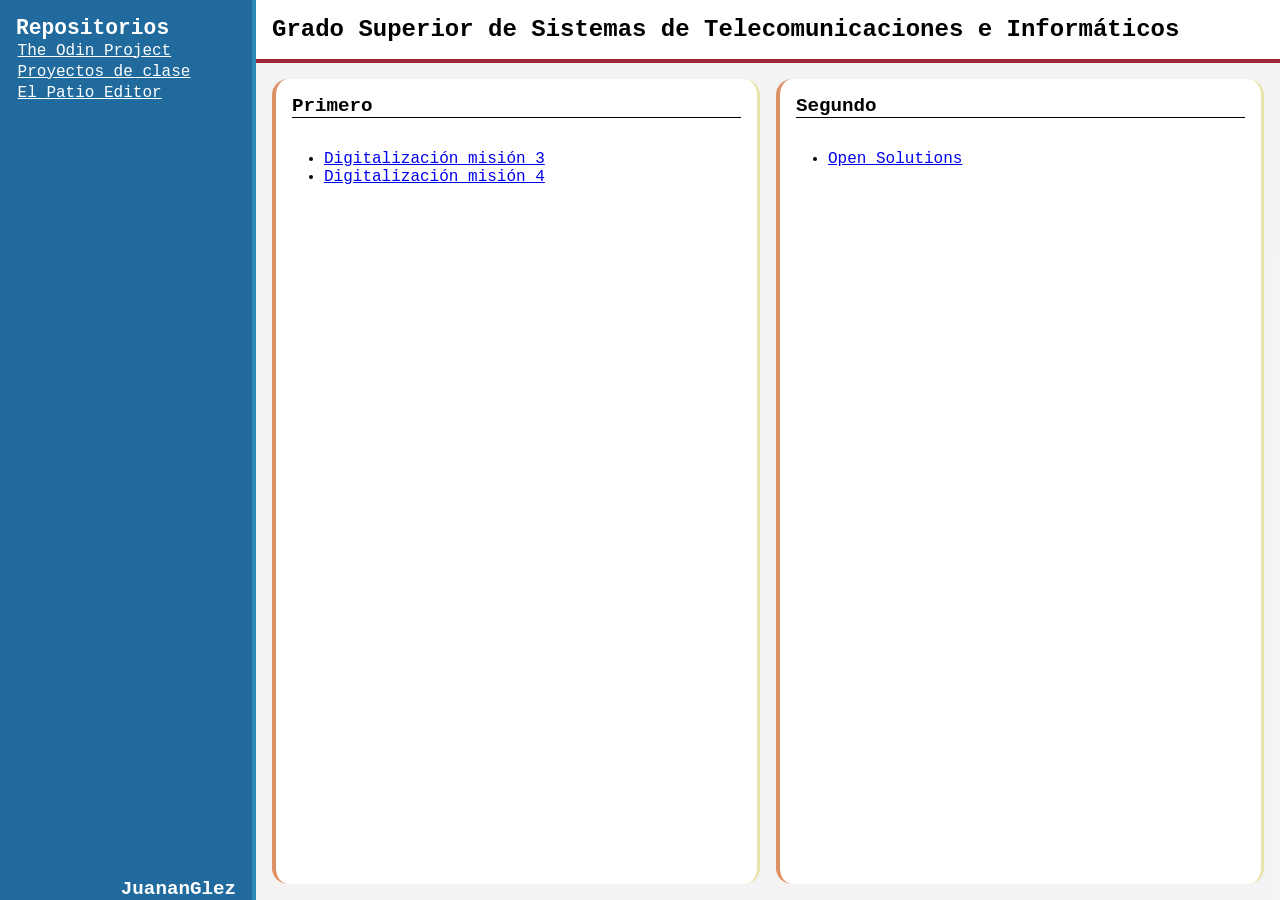
<file: index.html>
<!DOCTYPE html>
<html lang="es">

<head>
    <meta charset="UTF-8">
    <meta name="viewport" content="width=device-width, initial-scale=1.0">
    <title>STIA-JuananGlez</title>
    <link rel="stylesheet" href="style.css">
</head>

<body>
    <div class="container">
        <header class="header">
            <h1>Grado Superior de Sistemas de Telecomunicaciones e Informáticos</h1>
        </header>
        <aside class="sidebar">
            <h2>Repositorios</h2>
            <div class="repositories">
                <div><a href="https://juananglez.github.io/TOP/">The Odin Project</a></div>
                <div><a href="https://juananglez.github.io/STIA/">Proyectos de clase</a></div>
                <div><a href="https://juananglez.github.io/elpatioeditor/">El Patio Editor</a></div>
            </div>
            <h3 style="text-align: right;">JuananGlez</h3>

        </aside>
        <main class="index">
            <div class="card">
                <h3>Primero</h3>
                <ul>
                    <li><a href="First/DASP_3/index.html">Digitalización misión 3</a></li>
                    <li><a href="First/DASP_4/index.html">Digitalización misión 4</a></li>
                </ul>
            </div>
            <div class="card">
                <h3>Segundo</h3>
                <ul>
                    <li><a href="Second/IPE/OpenSolutions.html">Open Solutions</a></li>
                </ul>
            </div>
        </main>
    </div>
</body>

</html>
</file>
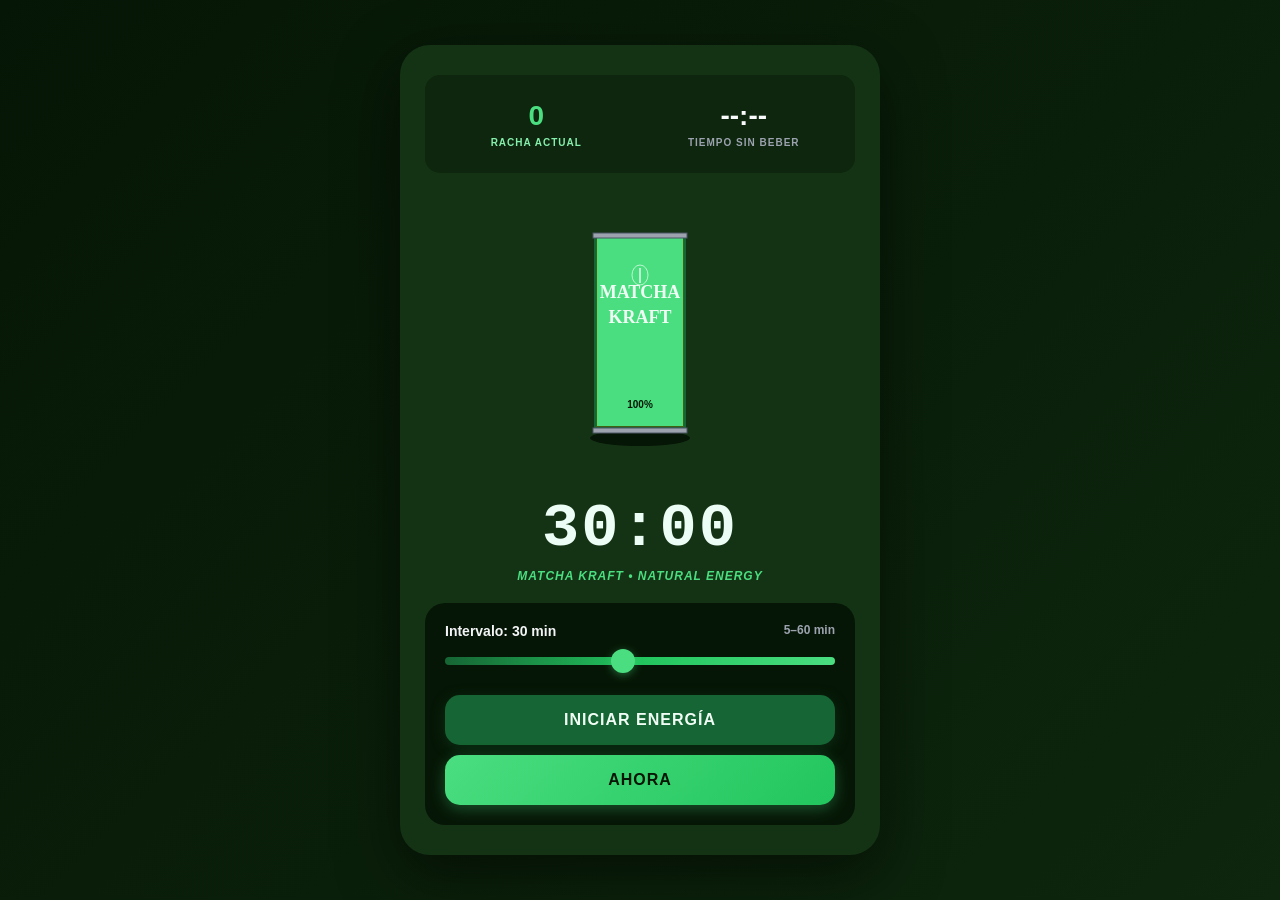
<file: First/DASP_4/index.html>
<!DOCTYPE html>
<html lang="es">
<head>
    <meta charset="UTF-8">
    <meta name="viewport" content="width=device-width, initial-scale=1.0">
    <title>Matcha Kraft - Energy & Focus</title>
    <style>
        * {
            margin: 0;
            padding: 0;
            box-sizing: border-box;
        }

        body {
            font-family: -apple-system, BlinkMacSystemFont, 'Segoe UI', Roboto, Oxygen, Ubuntu, Cantarell, sans-serif;
            background: linear-gradient(135deg, #061606 0%, #0D260D 100%);
            min-height: 100vh;
            display: flex;
            justify-content: center;
            align-items: center;
            padding: 20px;
            color: #F9FAFB;
        }

        .container {
            width: 100%;
            max-width: 480px;
            background: #143314;
            border-radius: 30px;
            padding: 30px 25px;
            box-shadow: 0 20px 60px rgba(0, 0, 0, 0.5);
            animation: slideIn 0.5s ease-out;
        }

        @keyframes slideIn {
            from {
                opacity: 0;
                transform: translateY(20px);
            }
            to {
                opacity: 1;
                transform: translateY(0);
            }
        }

        /* --- Stats Header --- */
        .stats-header {
            display: grid;
            grid-template-columns: 1fr 1fr;
            gap: 15px;
            margin-bottom: 25px;
            background: #0D260D;
            padding: 15px;
            border-radius: 15px;
        }

        .stat-box {
            text-align: center;
            padding: 10px;
        }

        .stat-value {
            font-size: 28px;
            font-weight: bold;
            color: #4ADE80;
            margin-bottom: 5px;
        }

        .stat-label {
            font-size: 10px;
            font-weight: bold;
            color: #86EFAC;
            letter-spacing: 1px;
        }

        .stat-box:nth-child(2) .stat-value {
            color: #F9FAFB;
        }

        .stat-box:nth-child(2) .stat-label {
            color: #9CA3AF;
        }

        /* --- Canvas Container --- */
        .canvas-container {
            display: flex;
            justify-content: center;
            margin: 25px 0 15px;
        }

        canvas {
            display: block;
            max-width: 100%;
            height: auto;
        }

        /* --- Timer Display --- */
        .timer-display {
            text-align: center;
            margin: 15px 0;
        }

        .time-label {
            font-size: 62px;
            font-weight: bold;
            color: #ECFDF5;
            font-family: 'Courier New', monospace;
            letter-spacing: 2px;
        }

        .status-text {
            font-size: 12px;
            font-weight: bold;
            color: #4ADE80;
            font-style: italic;
            margin-top: 5px;
            letter-spacing: 1px;
        }

        /* --- Controls --- */
        .controls {
            background: #061606;
            border-radius: 20px;
            padding: 20px;
            margin-top: 20px;
        }

        .slider-label {
            font-size: 14px;
            font-weight: bold;
            color: #F3F4F6;
            margin-bottom: 8px;
            display: flex;
            justify-content: space-between;
        }

        .slider-range {
            font-size: 12px;
            color: #9CA3AF;
        }

        input[type="range"] {
            width: 100%;
            height: 8px;
            border-radius: 5px;
            background: linear-gradient(to right, #166534 0%, #22C55E 50%, #4ADE80 100%);
            outline: none;
            -webkit-appearance: none;
            appearance: none;
            margin: 10px 0 20px;
        }

        input[type="range"]::-webkit-slider-thumb {
            -webkit-appearance: none;
            appearance: none;
            width: 24px;
            height: 24px;
            border-radius: 50%;
            background: #4ADE80;
            cursor: pointer;
            box-shadow: 0 2px 8px rgba(74, 222, 128, 0.4);
            transition: all 0.2s;
        }

        input[type="range"]::-webkit-slider-thumb:hover {
            background: #86EFAC;
            box-shadow: 0 4px 12px rgba(134, 239, 172, 0.6);
        }

        input[type="range"]::-moz-range-thumb {
            width: 24px;
            height: 24px;
            border-radius: 50%;
            background: #4ADE80;
            cursor: pointer;
            border: none;
            box-shadow: 0 2px 8px rgba(74, 222, 128, 0.4);
            transition: all 0.2s;
        }

        input[type="range"]::-moz-range-thumb:hover {
            background: #86EFAC;
            box-shadow: 0 4px 12px rgba(134, 239, 172, 0.6);
        }

        .button {
            width: 100%;
            padding: 16px;
            font-size: 16px;
            font-weight: bold;
            border: none;
            border-radius: 15px;
            cursor: pointer;
            transition: all 0.3s ease;
            text-transform: uppercase;
            letter-spacing: 1px;
            margin-top: 10px;
        }

        .btn-start {
            background: #166534;
            color: #F0FDF4;
            box-shadow: 0 4px 15px rgba(22, 101, 52, 0.3);
        }

        .btn-start:hover {
            background: #14532D;
            box-shadow: 0 6px 20px rgba(22, 101, 52, 0.5);
            transform: translateY(-2px);
        }

        .btn-pause {
            background: #991B1B;
            color: #FEE2E2;
        }

        .btn-pause:hover {
            background: #7F1D1D;
            transform: translateY(-2px);
        }

        .btn-resume {
            background: #166534;
            color: #F0FDF4;
        }

        .btn-resume:hover {
            background: #14532D;
            transform: translateY(-2px);
        }

        .btn-now {
            background: linear-gradient(135deg, #4ADE80 0%, #22C55E 100%);
            color: #061606;
            font-weight: 900;
            box-shadow: 0 4px 15px rgba(74, 222, 128, 0.3);
        }

        .btn-now:hover {
            background: linear-gradient(135deg, #86EFAC 0%, #4ADE80 100%);
            box-shadow: 0 6px 20px rgba(74, 222, 128, 0.5);
            transform: translateY(-2px);
        }

        .btn-now:active {
            transform: translateY(0);
        }

        /* --- Responsive --- */
        @media (max-width: 480px) {
            .container {
                padding: 20px 15px;
            }

            .time-label {
                font-size: 48px;
            }

            .stat-value {
                font-size: 24px;
            }
        }

        /* --- Notification Toast --- */
        .toast {
            position: fixed;
            bottom: 20px;
            left: 50%;
            transform: translateX(-50%);
            background: #166534;
            color: #F0FDF4;
            padding: 16px 24px;
            border-radius: 10px;
            box-shadow: 0 4px 20px rgba(0, 0, 0, 0.3);
            font-weight: bold;
            animation: slideUp 0.3s ease-out;
            z-index: 1000;
        }

        @keyframes slideUp {
            from {
                opacity: 0;
                transform: translate(-50%, 20px);
            }
            to {
                opacity: 1;
                transform: translate(-50%, 0);
            }
        }

        .toast.hide {
            animation: slideDown 0.3s ease-out forwards;
        }

        @keyframes slideDown {
            from {
                opacity: 1;
                transform: translate(-50%, 0);
            }
            to {
                opacity: 0;
                transform: translate(-50%, 20px);
            }
        }
    </style>
</head>
<body>
    <div class="container">
        <!-- Stats Header -->
        <div class="stats-header">
            <div class="stat-box">
                <div class="stat-value" id="streakValue">0</div>
                <div class="stat-label">RACHA ACTUAL</div>
            </div>
            <div class="stat-box">
                <div class="stat-value" id="elapsedValue">--:--</div>
                <div class="stat-label">TIEMPO SIN BEBER</div>
            </div>
        </div>

        <!-- Canvas for Can Illustration -->
        <div class="canvas-container">
            <canvas id="canCanvas" width="260" height="280"></canvas>
        </div>

        <!-- Timer Display -->
        <div class="timer-display">
            <div class="time-label" id="timeLabel">30:00</div>
            <div class="status-text" id="statusText">MATCHA KRAFT • NATURAL ENERGY</div>
        </div>

        <!-- Controls -->
        <div class="controls">
            <div class="slider-label">
                <span id="intervalLabel">Intervalo: 30 min</span>
                <span class="slider-range">5–60 min</span>
            </div>
            <input type="range" id="minutesSlider" min="5" max="60" value="30" step="1">
            <button class="button btn-start" id="startButton">INICIAR ENERGÍA</button>
            <button class="button btn-now" id="nowButton">AHORA</button>
        </div>
    </div>

    <script>
        // ============ STATE ============
        const state = {
            defaultMinutes: 30,
            totalSeconds: 30 * 60,
            remainingSeconds: 30 * 60,
            running: false,
            endTimestamp: 0,
            streak: 0,
            lastDrinkTime: null,
            timerIntervalId: null,
            elapsedIntervalId: null
        };

        // ============ DOM ELEMENTS ============
        const canvas = document.getElementById('canCanvas');
        const ctx = canvas.getContext('2d');
        const timeLabel = document.getElementById('timeLabel');
        const statusText = document.getElementById('statusText');
        const streakValue = document.getElementById('streakValue');
        const elapsedValue = document.getElementById('elapsedValue');
        const startButton = document.getElementById('startButton');
        const minutesSlider = document.getElementById('minutesSlider');
        const intervalLabel = document.getElementById('intervalLabel');

        // ============ INITIALIZATION ============
        function init() {
            drawCan(1.0);
            updateTimeLabel();
            startElapsedCounter();
            setupEventListeners();
        }

        function setupEventListeners() {
            startButton.addEventListener('click', toggleTimer);
            minutesSlider.addEventListener('input', onSliderChange);
            document.getElementById('nowButton').addEventListener('click', drinkNow);
        }

        // ============ SLIDER HANDLING ============
        function onSliderChange(e) {
            const minutes = parseInt(e.target.value);
            intervalLabel.textContent = `Intervalo: ${minutes} min`;

            if (!state.running) {
                state.totalSeconds = minutes * 60;
                state.remainingSeconds = state.totalSeconds;
                updateTimeLabel();
                drawCan(1.0);
            }
        }

        // ============ DRINK NOW FUNCTION ============
        function drinkNow() {
            // Detener el temporizador actual si está corriendo
            if (state.running) {
                pauseTimer();
            }

            // Incrementar racha
            state.streak++;
            streakValue.textContent = state.streak;

            // Reiniciar tiempo sin beber
            state.lastDrinkTime = Date.now();
            updateElapsedLabel();

            // Reproducir sonido
            playAlertSound();

            // Mostrar notificación
            showToast('¡Bebiste Matcha Kraft! Racha actualizada.');

            // Reiniciar el temporizador automáticamente
            const minutes = parseInt(minutesSlider.value);
            state.totalSeconds = minutes * 60;
            state.remainingSeconds = state.totalSeconds;
            updateTimeLabel();
            drawCan(1.0);

            // Iniciar automáticamente
            startTimer();
        }

        // ============ TIMER CONTROL ============
        function toggleTimer() {
            if (state.running) {
                pauseTimer();
            } else {
                startTimer();
            }
        }

        function startTimer() {
            if (state.remainingSeconds <= 0) {
                const minutes = parseInt(minutesSlider.value);
                state.totalSeconds = minutes * 60;
                state.remainingSeconds = state.totalSeconds;
            }

            state.running = true;
            state.endTimestamp = performance.now() / 1000 + state.remainingSeconds;
            startButton.textContent = 'PAUSAR';
            startButton.classList.remove('btn-start', 'btn-resume');
            startButton.classList.add('btn-pause');
            minutesSlider.disabled = true;

            tick();
        }

        function pauseTimer() {
            state.running = false;
            state.remainingSeconds = Math.max(0, state.endTimestamp - performance.now() / 1000);
            startButton.textContent = 'REANUDAR';
            startButton.classList.remove('btn-start', 'btn-pause');
            startButton.classList.add('btn-resume');
            minutesSlider.disabled = false;

            if (state.timerIntervalId) {
                clearInterval(state.timerIntervalId);
                state.timerIntervalId = null;
            }
        }

        function tick() {
            if (!state.running) return;

            state.remainingSeconds = Math.max(0, state.endTimestamp - performance.now() / 1000);
            updateTimeLabel();

            const level = state.totalSeconds > 0 ? state.remainingSeconds / state.totalSeconds : 0;
            drawCan(Math.max(0, Math.min(1, level)));

            if (state.remainingSeconds <= 0) {
                completeTimer();
                return;
            }

            state.timerIntervalId = setTimeout(tick, 250);
        }

        function completeTimer() {
            state.running = false;
            state.streak++;
            state.lastDrinkTime = Date.now();
            streakValue.textContent = state.streak;

            playAlertSound();
            showToast('¡Temporizador finalizado! Es hora de tu Matcha Kraft.');

            startButton.textContent = 'INICIAR ENERGÍA';
            startButton.classList.remove('btn-pause', 'btn-resume');
            startButton.classList.add('btn-start');
            minutesSlider.disabled = false;

            // Reset
            const minutes = parseInt(minutesSlider.value);
            state.totalSeconds = minutes * 60;
            state.remainingSeconds = state.totalSeconds;
            updateTimeLabel();
            drawCan(1.0);
        }

        // ============ DISPLAY UPDATES ============
        function updateTimeLabel() {
            const seconds = Math.ceil(Math.max(0, state.remainingSeconds));
            const mins = Math.floor(seconds / 60);
            const secs = seconds % 60;
            timeLabel.textContent = `${String(mins).padStart(2, '0')}:${String(secs).padStart(2, '0')}`;
        }

        function startElapsedCounter() {
            updateElapsedLabel();
        }

        function updateElapsedLabel() {
            if (state.lastDrinkTime === null) {
                elapsedValue.textContent = '--:--';
            } else {
                const diff = (Date.now() - state.lastDrinkTime) / 1000;
                const mins = Math.floor(diff / 60);
                const secs = Math.floor(diff % 60);

                if (mins > 99) {
                    elapsedValue.textContent = `${mins}m`;
                } else {
                    elapsedValue.textContent = `${String(mins).padStart(2, '0')}:${String(secs).padStart(2, '0')}`;
                }
            }

            state.elapsedIntervalId = setTimeout(updateElapsedLabel, 1000);
        }

        // ============ CANVAS DRAWING ============
        function drawCan(level) {
            const width = canvas.width;
            const height = canvas.height;
            const centerX = width / 2;
            const canTop = 40;
            const canBottom = 230;
            const canLeft = 85;
            const canRight = 175;

            // Clear canvas
            ctx.fillStyle = '#143314';
            ctx.fillRect(0, 0, width, height);

            // Shadow
            ctx.fillStyle = '#061606';
            ctx.beginPath();
            ctx.ellipse(centerX, canBottom + 10, 50, 8, 0, 0, Math.PI * 2);
            ctx.fill();

            // Can body (green background)
            ctx.fillStyle = '#3F6212';
            ctx.fillRect(canLeft, canTop, canRight - canLeft, canBottom - canTop);
            ctx.strokeStyle = '#166534';
            ctx.lineWidth = 2;
            ctx.strokeRect(canLeft, canTop, canRight - canLeft, canBottom - canTop);

            // Liquid fill (dynamic level)
            if (level > 0.01) {
                const fillY = canBottom - level * (canBottom - canTop);
                ctx.fillStyle = '#4ADE80';
                ctx.fillRect(canLeft + 2, fillY, canRight - canLeft - 4, canBottom - 2 - fillY);
            }

            // Top cap (metallic)
            ctx.fillStyle = '#9CA3AF';
            ctx.fillRect(canLeft - 2, canTop - 5, canRight - canLeft + 4, 5);
            ctx.strokeStyle = '#4B5563';
            ctx.lineWidth = 1;
            ctx.strokeRect(canLeft - 2, canTop - 5, canRight - canLeft + 4, 5);

            // Bottom base (metallic)
            ctx.fillStyle = '#9CA3AF';
            ctx.fillRect(canLeft - 2, canBottom, canRight - canLeft + 4, 5);
            ctx.strokeStyle = '#4B5563';
            ctx.lineWidth = 1;
            ctx.strokeRect(canLeft - 2, canBottom, canRight - canLeft + 4, 5);

            // Brand text
            ctx.fillStyle = '#F0FDF4';
            ctx.font = 'bold 18px Impact';
            ctx.textAlign = 'center';
            ctx.fillText('MATCHA', centerX, canTop + 60);
            ctx.fillText('KRAFT', centerX, canTop + 85);

            // Leaf logo (minimalist)
            ctx.strokeStyle = '#BBF7D0';
            ctx.lineWidth = 2;
            ctx.beginPath();
            ctx.moveTo(centerX, canTop + 30);
            ctx.lineTo(centerX, canTop + 45);
            ctx.stroke();

            ctx.strokeStyle = '#BBF7D0';
            ctx.lineWidth = 1;
            ctx.beginPath();
            ctx.ellipse(centerX, canTop + 37, 8, 10, 0, 0, Math.PI * 2);
            ctx.stroke();

            // Level percentage
            ctx.fillStyle = '#061606';
            ctx.font = 'bold 10px Arial';
            ctx.textAlign = 'center';
            ctx.fillText(`${Math.round(level * 100)}%`, centerX, canBottom - 20);
        }

        // ============ AUDIO ============
        function playAlertSound() {
            // Web Audio API para generar un beep
            try {
                const audioContext = new (window.AudioContext || window.webkitAudioContext)();
                const oscillator = audioContext.createOscillator();
                const gainNode = audioContext.createGain();

                oscillator.connect(gainNode);
                gainNode.connect(audioContext.destination);

                oscillator.frequency.value = 1000; // 1000 Hz
                oscillator.type = 'sine';

                gainNode.gain.setValueAtTime(0.3, audioContext.currentTime);
                gainNode.gain.exponentialRampToValueAtTime(0.01, audioContext.currentTime + 0.6);

                oscillator.start(audioContext.currentTime);
                oscillator.stop(audioContext.currentTime + 0.6);
            } catch (e) {
                console.log('Audio no disponible');
            }
        }

        // ============ NOTIFICATIONS ============
        function showToast(message) {
            const toast = document.createElement('div');
            toast.className = 'toast';
            toast.textContent = message;
            document.body.appendChild(toast);

            setTimeout(() => {
                toast.classList.add('hide');
                setTimeout(() => toast.remove(), 300);
            }, 3000);
        }

        // ============ STARTUP ============
        init();
    </script>
</body>
</html>
</file>
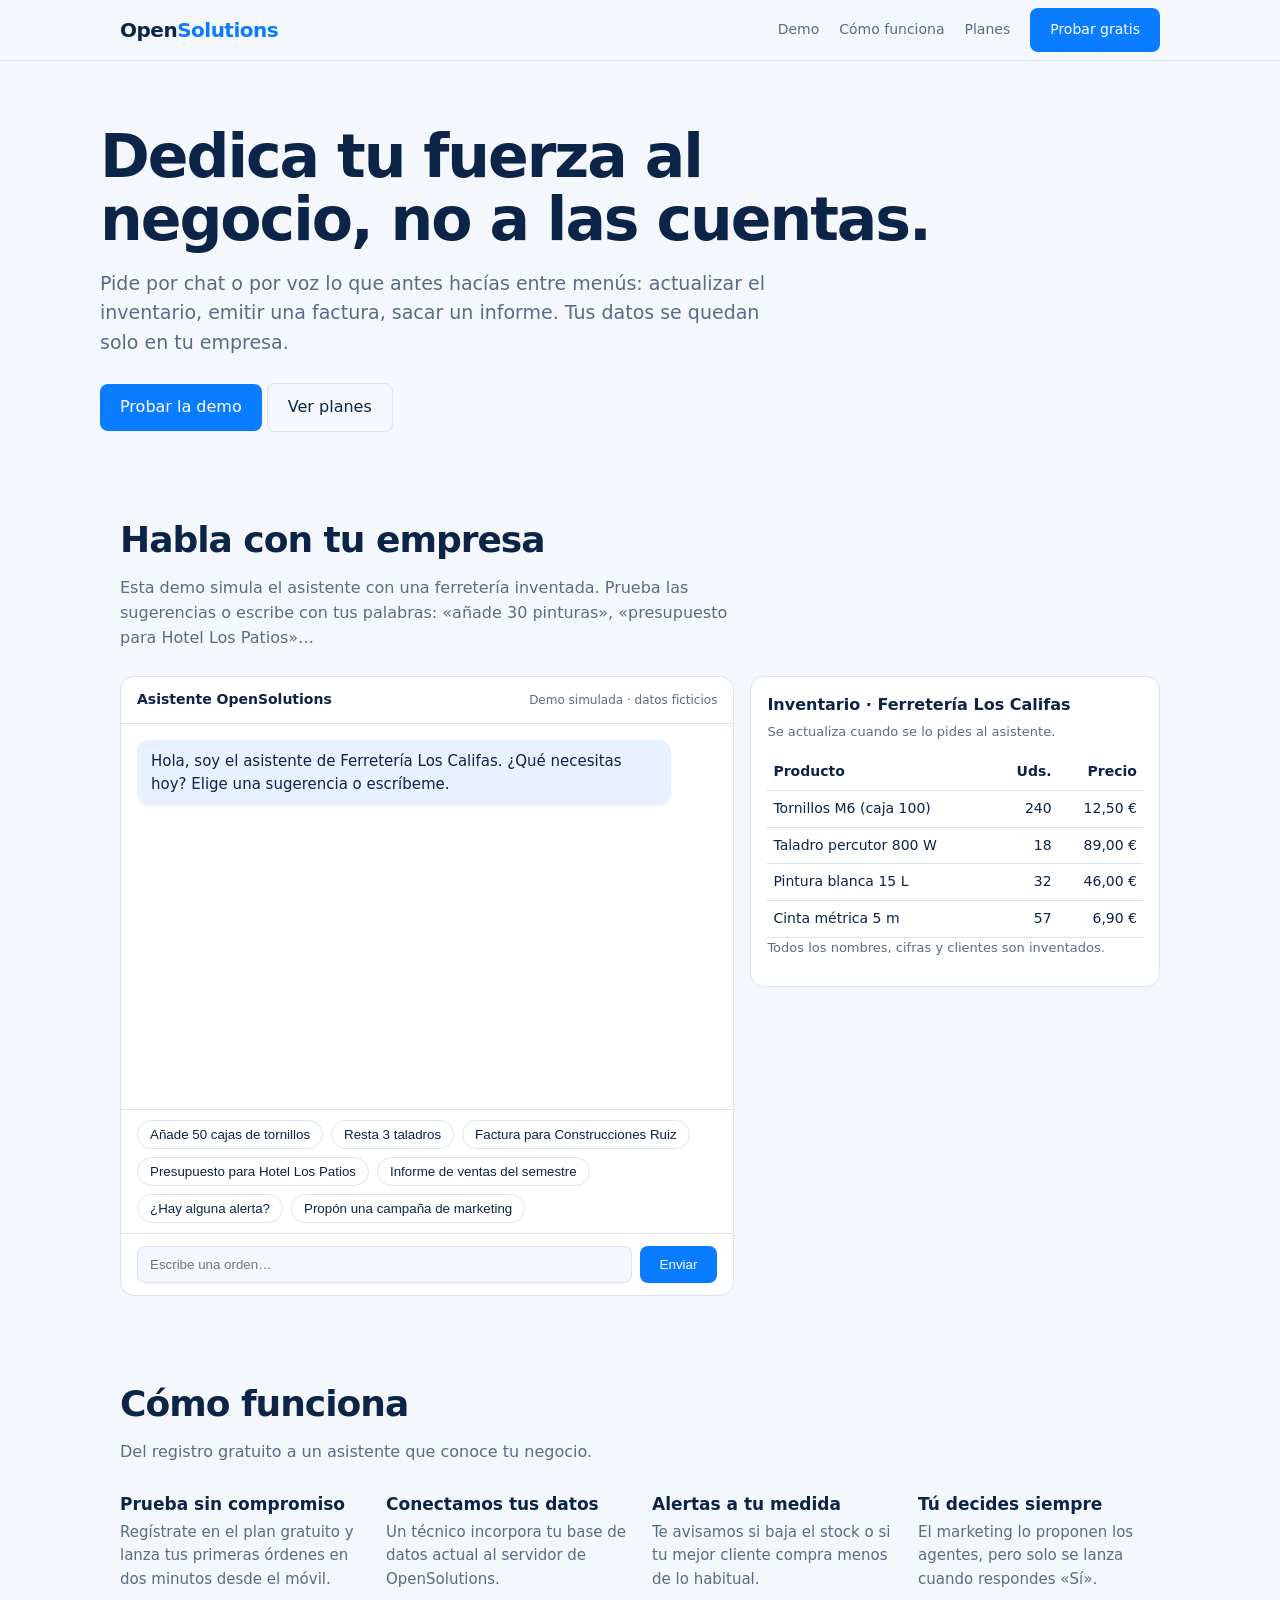
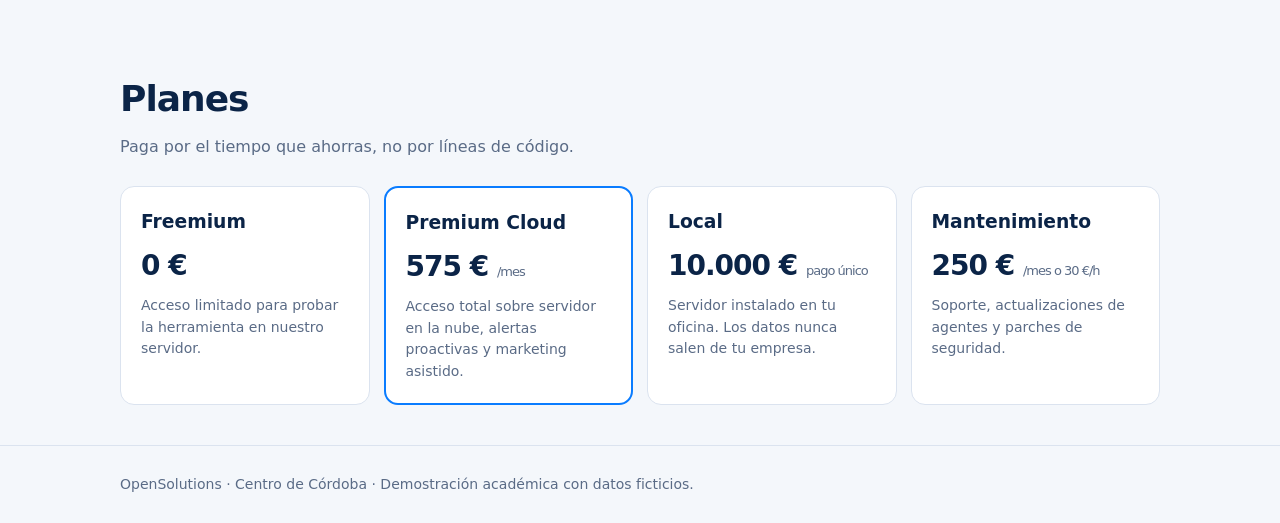
<file: Second/IPE/OpenSolutions.html>
<!DOCTYPE html>
<html lang="es">
<head>
<meta charset="utf-8">
<meta name="viewport" content="width=device-width, initial-scale=1, viewport-fit=cover">
<title>OpenSolutions · Gestiona tu empresa conversando</title>
<style>
:root{--bg:#f4f7fb;--sf:#fff;--tx:#0b2447;--mu:#5a6b86;--ln:#dbe3ef;--ac:#0a7cff;--acd:#0b2447;--ok:#12805c;--wn:#b4540a;--bub:#e8f1ff;
box-sizing:border-box;padding-top:env(safe-area-inset-top,0px);padding-bottom:env(safe-area-inset-bottom,0px)}
@media(prefers-color-scheme:dark){:root:not([data-theme="light"]){--bg:#0a1628;--sf:#11213a;--tx:#e8eefb;--mu:#93a4c2;--ln:#223555;--ac:#4aa0ff;--acd:#e8eefb;--ok:#43c79a;--wn:#f0a05a;--bub:#16335c}}
:root[data-theme="dark"]{--bg:#0a1628;--sf:#11213a;--tx:#e8eefb;--mu:#93a4c2;--ln:#223555;--ac:#4aa0ff;--acd:#e8eefb;--ok:#43c79a;--wn:#f0a05a;--bub:#16335c}
html{scroll-padding-top:env(safe-area-inset-top,0px);scroll-behavior:smooth}
*{box-sizing:border-box}
body{margin:0;overflow-x:hidden;background:var(--bg);color:var(--tx);font:16px/1.55 "Plus Jakarta Sans","Segoe UI",system-ui,sans-serif}
a{color:inherit}
.w{max-width:1080px;margin:0 auto;padding:0 20px}
header{position:sticky;top:env(safe-area-inset-top,0px);background:var(--bg);border-bottom:1px solid var(--ln);z-index:5}
header .w{display:flex;align-items:center;justify-content:space-between;height:60px}
.logo{font-weight:800;font-size:20px;letter-spacing:-.5px;text-decoration:none;color:var(--acd)}
.logo i{font-style:normal;color:var(--ac)}
nav{display:flex;gap:20px;align-items:center;font-size:14px}
nav a{text-decoration:none;color:var(--mu)}
.btn{display:inline-block;background:var(--ac);color:#fff;border:0;border-radius:8px;padding:11px 20px;font:600 15px inherit;text-decoration:none;cursor:pointer}
.btn.o{background:transparent;color:var(--tx);border:1px solid var(--ln)}
:focus-visible{outline:3px solid var(--ac);outline-offset:2px}
.hero{padding:64px 0 40px}
h1{font-size:clamp(34px,6vw,60px);line-height:1.05;letter-spacing:-2px;margin:0 0 18px;max-width:14em}
.hero p{font-size:19px;color:var(--mu);max-width:36em;margin:0 0 26px}
h2{font-size:clamp(26px,4vw,36px);letter-spacing:-1px;margin:0 0 8px}
.sub{color:var(--mu);margin:0 0 26px;max-width:40em}
section{padding:40px 0}
.demo{display:grid;grid-template-columns:minmax(0,1.5fr) minmax(0,1fr);gap:16px;align-items:start}.demo>*,.chat>*{min-width:0}
.card{background:var(--sf);border:1px solid var(--ln);border-radius:14px}
.chat{display:flex;flex-direction:column;height:620px}
.ch{padding:12px 16px;border-bottom:1px solid var(--ln);display:flex;justify-content:space-between;align-items:center;font-size:14px}
.ch span{color:var(--mu);font-size:12px}
#log{flex:1;overflow-y:auto;padding:16px;display:flex;flex-direction:column;gap:12px}
.m{max-width:92%;padding:10px 14px;border-radius:12px;font-size:15px}
.u{align-self:flex-end;background:var(--ac);color:#fff}
.b{align-self:flex-start;background:var(--bub)}
.b.t{color:var(--mu)}
.chips{display:flex;flex-wrap:wrap;gap:8px;padding:10px 16px;border-top:1px solid var(--ln)}
.chip{background:transparent;border:1px solid var(--ln);color:var(--tx);border-radius:99px;padding:6px 12px;font:13px inherit;cursor:pointer}
.chip:hover{border-color:var(--ac)}
form{display:flex;gap:8px;padding:12px 16px;border-top:1px solid var(--ln)}
input{flex:1;min-width:0;background:var(--bg);color:var(--tx);border:1px solid var(--ln);border-radius:8px;padding:10px 12px;font:15px inherit}
.side{padding:16px}
.side h3{margin:0 0 4px;font-size:16px}
.side p{margin:0 0 12px;font-size:13px;color:var(--mu)}
table{width:100%;border-collapse:collapse;font-size:14px}
th,td{text-align:left;padding:7px 6px;border-bottom:1px solid var(--ln)}
td.r,th.r{text-align:right;font-variant-numeric:tabular-nums}
@keyframes fl{from{background:var(--bub)}to{background:transparent}}
tr.fl{animation:fl 2s}
.doc{background:var(--sf);color:var(--tx);border:1px solid var(--ln);border-radius:8px;padding:14px;margin-top:8px;font-size:13px}
.dh{display:flex;justify-content:space-between;gap:10px;margin-bottom:8px}
.tot{text-align:right;margin-top:8px;line-height:1.7}
.tot b{font-size:16px}
.bars{display:flex;align-items:flex-end;gap:8px;height:110px;margin:10px 0 4px}
.bars div{flex:1;background:var(--ac);border-radius:4px 4px 0 0;position:relative;min-height:4px}
.bars em{position:absolute;top:-17px;left:0;right:0;text-align:center;font-style:normal;font-size:11px}
.lbl{display:flex;gap:8px;font-size:11px;color:var(--mu)}.lbl span{flex:1;text-align:center}
.kp{display:flex;gap:8px;flex-wrap:wrap;margin-top:8px}.kp div{flex:1;min-width:90px;border:1px solid var(--ln);border-radius:8px;padding:8px}.kp b{display:block;font-size:16px}
.al{border-left:4px solid var(--wn);padding-left:10px;margin-top:6px}
.acts{display:flex;gap:8px;margin-top:10px}
.acts .btn{padding:7px 14px;font-size:13px}
.plans{display:grid;grid-template-columns:repeat(auto-fit,minmax(220px,1fr));gap:14px}
.plan{padding:20px}
.plan.hl{border:2px solid var(--ac)}
.plan h3{margin:0}.plan .pr{font-size:28px;font-weight:800;letter-spacing:-1px;margin:8px 0}.plan .pr small{font-size:13px;font-weight:500;color:var(--mu)}
.plan p{color:var(--mu);font-size:14px;margin:0}
.feat{display:grid;grid-template-columns:repeat(auto-fit,minmax(240px,1fr));gap:24px}
.feat h3{margin:0 0 4px;font-size:17px}.feat p{margin:0;color:var(--mu);font-size:15px}
.note{font-size:12px;color:var(--mu);margin-top:10px}
footer{border-top:1px solid var(--ln);padding:28px 0;color:var(--mu);font-size:14px}
@media(max-width:820px){.demo{grid-template-columns:minmax(0,1fr)}.chat{height:560px;height:min(640px,calc(100dvh - 130px));min-height:460px}nav a:not(.btn){display:none}.w{padding:0 16px}.hero{padding:36px 0 24px}section{padding:28px 0}h1{letter-spacing:-1px}.hero p{font-size:17px}.m{max-width:96%}.chips{flex-wrap:nowrap;overflow-x:auto;-webkit-overflow-scrolling:touch}.chip{white-space:nowrap;padding:9px 14px}input{font-size:16px}.btn{padding:12px 18px}.doc{overflow-x:auto}.doc table{min-width:290px}.acts .btn{flex:1}.side{overflow-x:auto}}
@media(prefers-reduced-motion:reduce){tr.fl{animation:none}html{scroll-behavior:auto}}
</style>
</head>
<body>
<header><div class="w"><a class="logo" href="#top">Open<i>Solutions</i></a>
<nav><a href="#demo">Demo</a><a href="#como">Cómo funciona</a><a href="#planes">Planes</a><a class="btn" href="#demo">Probar gratis</a></nav></div></header>

<main id="top">
<div class="w hero">
<h1>Dedica tu fuerza al negocio, no a las cuentas.</h1>
<p>Pide por chat o por voz lo que antes hacías entre menús: actualizar el inventario, emitir una factura, sacar un informe. Tus datos se quedan solo en tu empresa.</p>
<a class="btn" href="#demo">Probar la demo</a> <a class="btn o" href="#planes">Ver planes</a>
</div>

<section id="demo"><div class="w">
<h2>Habla con tu empresa</h2>
<p class="sub">Esta demo simula el asistente con una ferretería inventada. Prueba las sugerencias o escribe con tus palabras: «añade 30 pinturas», «presupuesto para Hotel Los Patios»…</p>
<div class="demo">
<div class="card chat">
<div class="ch"><b>Asistente OpenSolutions</b><span>Demo simulada · datos ficticios</span></div>
<div id="log" aria-live="polite"></div>
<div class="chips" id="chips"></div>
<form id="f"><input id="q" placeholder="Escribe una orden…" aria-label="Mensaje" autocomplete="off"><button class="btn" type="submit">Enviar</button></form>
</div>
<div class="card side">
<h3>Inventario · Ferretería Los Califas</h3>
<p>Se actualiza cuando se lo pides al asistente.</p>
<table><thead><tr><th>Producto</th><th class="r">Uds.</th><th class="r">Precio</th></tr></thead><tbody id="inv"></tbody></table>
<p class="note">Todos los nombres, cifras y clientes son inventados.</p>
</div></div></div></section>

<section id="como"><div class="w">
<h2>Cómo funciona</h2><p class="sub">Del registro gratuito a un asistente que conoce tu negocio.</p>
<div class="feat">
<div><h3>Prueba sin compromiso</h3><p>Regístrate en el plan gratuito y lanza tus primeras órdenes en dos minutos desde el móvil.</p></div>
<div><h3>Conectamos tus datos</h3><p>Un técnico incorpora tu base de datos actual al servidor de OpenSolutions.</p></div>
<div><h3>Alertas a tu medida</h3><p>Te avisamos si baja el stock o si tu mejor cliente compra menos de lo habitual.</p></div>
<div><h3>Tú decides siempre</h3><p>El marketing lo proponen los agentes, pero solo se lanza cuando respondes «Sí».</p></div>
</div></div></section>

<section id="planes"><div class="w">
<h2>Planes</h2><p class="sub">Paga por el tiempo que ahorras, no por líneas de código.</p>
<div class="plans">
<div class="card plan"><h3>Freemium</h3><div class="pr">0 €</div><p>Acceso limitado para probar la herramienta en nuestro servidor.</p></div>
<div class="card plan hl"><h3>Premium Cloud</h3><div class="pr">575 € <small>/mes</small></div><p>Acceso total sobre servidor en la nube, alertas proactivas y marketing asistido.</p></div>
<div class="card plan"><h3>Local</h3><div class="pr">10.000 € <small>pago único</small></div><p>Servidor instalado en tu oficina. Los datos nunca salen de tu empresa.</p></div>
<div class="card plan"><h3>Mantenimiento</h3><div class="pr">250 € <small>/mes o 30 €/h</small></div><p>Soporte, actualizaciones de agentes y parches de seguridad.</p></div>
</div></div></section>
</main>
<footer><div class="w">OpenSolutions · Centro de Córdoba · Demostración académica con datos ficticios.</div></footer>

<script>
const N=s=>s.normalize("NFD").replace(/[\u0300-\u036f]/g,"").toLowerCase();
const eur=n=>n.toLocaleString("es-ES",{style:"currency",currency:"EUR"});
const inv=[{k:"tornillo",n:"Tornillos M6 (caja 100)",q:240,p:12.5},{k:"taladro",n:"Taladro percutor 800 W",q:18,p:89},{k:"pintura",n:"Pintura blanca 15 L",q:32,p:46},{k:"cinta",n:"Cinta métrica 5 m",q:57,p:6.9}];
const cli={ruiz:{n:"Construcciones Ruiz S.L.",c:"B14000001",l:[[0,20],[1,2]]},almodovar:{n:"Reformas Almodóvar",c:"B14000002",l:[[2,12],[3,10]]},patios:{n:"Hotel Los Patios",c:"B14000003",l:[[2,30],[0,8]]}};
let nf=41,pend=null;
const log=document.getElementById("log"),inp=document.getElementById("q");

function drawInv(hi){document.getElementById("inv").innerHTML=inv.map((x,i)=>`<tr class="${i===hi?"fl":""}"><td>${x.n}</td><td class="r">${x.q}</td><td class="r">${eur(x.p)}</td></tr>`).join("")}
function add(cls,html){const d=document.createElement("div");d.className="m "+cls;d.innerHTML=html;log.appendChild(d);log.scrollTop=log.scrollHeight;return d}
function bot(html){const t=add("b t","Escribiendo…");setTimeout(()=>{t.remove();add("b",html)},650)}

function doc(tipo,c){
 const pre=tipo==="Factura"?"F-2026-":"P-2026-",num=pre+String(nf++).padStart(4,"0");
 let base=0;const rows=c.l.map(([i,q])=>{const t=inv[i].p*q;base+=t;return`<tr><td>${inv[i].n}</td><td class="r">${q}</td><td class="r">${eur(inv[i].p)}</td><td class="r">${eur(t)}</td></tr>`}).join("");
 return`He preparado ${tipo==="Factura"?"la factura":"el presupuesto"} para <b>${c.n}</b>.<div class="doc"><div class="dh"><b>${tipo.toUpperCase()} ${num}</b><span>24/11/2026</span></div><div>${c.n} · CIF ${c.c}</div><table><thead><tr><th>Concepto</th><th class="r">Uds.</th><th class="r">Precio</th><th class="r">Importe</th></tr></thead><tbody>${rows}</tbody></table><div class="tot">Base imponible ${eur(base)}<br>IVA 21 % ${eur(base*.21)}<br><b>Total ${eur(base*1.21)}</b></div></div>`}

function informe(){
 const m=["Jun","Jul","Ago","Sep","Oct","Nov"],v=[18.2,19.5,17.8,21.4,22.1,20.3],mx=Math.max(...v);
 return`Aquí tienes el informe de ventas de los últimos seis meses.<div class="doc"><b>Ventas mensuales (miles de €)</b><div class="bars">${v.map(x=>`<div style="height:${x/mx*100}%"><em>${x}</em></div>`).join("")}</div><div class="lbl">${m.map(x=>`<span>${x}</span>`).join("")}</div><div class="kp"><div><b>${eur(119300)}</b>Ventas semestre</div><div><b>31,4 %</b>Margen bruto</div><div><b>Constr. Ruiz</b>Mejor cliente</div></div></div>Octubre fue tu mejor mes. En noviembre bajas un 8 % respecto a octubre.`}

function reply(t){
 const s=N(t);
 if(pend&&/^(si|sí|vale|ok|adelante|aprobad)/.test(s)){pend=null;return"Hecho. Campaña programada para mañana a las 9:00 en Instagram y Google. Se aplicará la comisión de servicios avanzados de marketing, que verás en tu próxima factura."}
 if(pend&&/^no/.test(s)){pend=null;return"Entendido, no lanzo nada. Cuando quieras, preparo otra propuesta."}
 if(/factura|presupuesto/.test(s)){
  const c=cli[Object.keys(cli).find(k=>s.includes(k)||(k==="patios"&&s.includes("hotel")))]||cli.ruiz;
  return doc(/presupuesto/.test(s)?"Presupuesto":"Factura",c)}
 if(/informe|ventas|resumen|trimestre/.test(s))return informe();
 if(/alerta|irregular|aviso|detecta/.test(s))return`<div class="al"><b>Alerta de cliente</b><br>Construcciones Ruiz ha comprado un 38 % menos este mes que su media de los últimos seis. Es tu cliente principal (24 % de la facturación).<br>¿Quieres que te prepare una oferta para recuperarlo?</div>`;
 if(/marketing|campana|promocion|anuncio/.test(s)){pend=1;return`Propuesta de campaña: <b>«Reforma tu casa en otoño»</b>.<div class="doc">Canales: Instagram y Google Ads<br>Presupuesto: 300 € en 15 días<br>Oferta: 10 % en pintura y cinta de carrocero<br>Previsión: 40-60 contactos nuevos</div><div class="acts"><button class="btn" data-a="Sí">Aprobar</button><button class="btn o" data-a="No">Rechazar</button></div>`}
 const p=inv.findIndex(x=>s.includes(x.k));
 if(p>=0&&/\d+/.test(s)&&/(a[nñ]ade|suma|entra|recib|sube|resta|baja|quita|vend|salida|descuenta|actualiza)/.test(s)){
  const q=+s.match(/\d+/)[0],neg=/(resta|baja|quita|vend|salida|descuenta)/.test(s);
  if(neg&&q>inv[p].q)return`Solo quedan ${inv[p].q} unidades de ${inv[p].n}; no puedo restar ${q}.`;
  inv[p].q+=neg?-q:q;drawInv(p);
  return`Listo: ${neg?"resto":"añado"} ${q} uds. de <b>${inv[p].n}</b>. Stock actual: <b>${inv[p].q}</b>.`+(inv[p].q<20?" Ojo, está por debajo del umbral de alerta (20 uds.).":"")}
 return"Puedo modificar el inventario, crear facturas y presupuestos, sacar informes, avisarte de irregularidades y proponer campañas de marketing. Prueba una de las sugerencias."}

function send(t){t=t.trim();if(!t)return;add("u",t.replace(/</g,"&lt;"));bot(reply(t))}
document.getElementById("f").addEventListener("submit",e=>{e.preventDefault();send(inp.value);inp.value=""});
log.addEventListener("click",e=>{const b=e.target.closest("[data-a]");if(b)send(b.dataset.a)});
const sug=["Añade 50 cajas de tornillos","Resta 3 taladros","Factura para Construcciones Ruiz","Presupuesto para Hotel Los Patios","Informe de ventas del semestre","¿Hay alguna alerta?","Propón una campaña de marketing"];
document.getElementById("chips").innerHTML=sug.map(x=>`<button class="chip" type="button">${x}</button>`).join("");
document.getElementById("chips").addEventListener("click",e=>{if(e.target.classList.contains("chip"))send(e.target.textContent)});
drawInv(-1);
add("b","Hola, soy el asistente de Ferretería Los Califas. ¿Qué necesitas hoy? Elige una sugerencia o escríbeme.");
</script>
</body>
</html>
</file>
<file: style.css>
��*   {  
         f o n t - s i z e :   1 e m ;  
         f o n t - f a m i l y :   ' C o u r i e r   N e w ' ,   C o u r i e r ,   m o n o s p a c e ;  
         t e x t - a l i g n :   l e f t ;  
         m a r g i n :   0 ;  
         p a d d i n g :   0 ;  
 }  
  
 h 1   {  
         f o n t - s i z e :   1 . 5 e m ;  
         f o n t - w e i g h t :   b o l d ;  
 }  
  
 h 2   {  
         f o n t - s i z e :   1 . 3 3 e m ;  
         f o n t - w e i g h t :   b o l d ;  
 }  
  
 h 3   {  
         f o n t - s i z e :   1 . 2 e m ;  
         f o n t - w e i g h t :   b o l d ;  
 }  
  
 u l   {  
         p a d d i n g :   2 e m ;  
  
 }  
  
 . c o n t a i n e r   {  
         d i s p l a y :   g r i d ;  
         g r i d - t e m p l a t e - c o l u m n s :   1 f r   4 f r ;  
         g r i d - t e m p l a t e - r o w s :   0 f r   1 f r   0 f r ;  
         b a c k g r o u n d - c o l o r :   # f 2 f 2 f 2 d f ;  
         h e i g h t :   1 0 0 v h ;  
 }  
  
 . h e a d e r   {  
         g r i d - c o l u m n :   2   /   3 ;  
         b a c k g r o u n d - c o l o r :   w h i t e ;  
         c o l o r :   b l a c k ;  
         p a d d i n g :   1 e m ;  
         b o r d e r - b o t t o m :   0 . 3 e m   s o l i d   # 9 E 2 7 3 3 ;  
 }  
  
 . s i d e b a r   {  
         g r i d - c o l u m n :   1   /   2 ;  
         g r i d - r o w :   1 / 3 ;  
         b a c k g r o u n d - c o l o r :   # 2 0 6 A 9 D ;  
         c o l o r :   w h i t e ;  
         t e x t - a l i g n :   c e n t e r ;  
         p a d d i n g :   1 e m   1 e m   0   1 e m ;  
         d i s p l a y :   g r i d ;  
         g r i d - t e m p l a t e - r o w s :   0 f r   1 f r   0 f r ;  
         b o r d e r - r i g h t :   0 . 3 e m   s o l i d   # 2 A 8 8 B 7 ;  
  
         a   {  
                 c o l o r :   w h i t e ;  
                 t e x t - d e c o r a t i o n :   u n d e r l i n e ;  
         }  
 }  
  
 . r e p o s i t o r i e s   d i v   {  
         p a d d i n g :   0 . 1 e m ;  
 }  
  
 . i n d e x   {  
         d i s p l a y :   g r i d ;  
         g r i d - t e m p l a t e - c o l u m n s :   1 f r   1 f r ;  
         m a r g i n :   0 . 5 e m ;  
 }  
  
 . c a r d   {  
         b a c k g r o u n d - c o l o r :   w h i t e ;  
         m a r g i n :   0 . 5 e m ;  
         p a d d i n g :   1 e m ;  
         b o r d e r - r a d i u s :   1 e m ;  
         b o r d e r - l e f t :   0 . 3 e m   s o l i d   # D D 9 1 6 4 ;  
         b o r d e r - r i g h t :   0 . 2 e m   s o l i d   # E A E 3 A 9 ;  
  
         h 3   {  
                 b o r d e r - b o t t o m :   0 . 1 e m   s o l i d   b l a c k ;  
         }  
 } 
</file>
